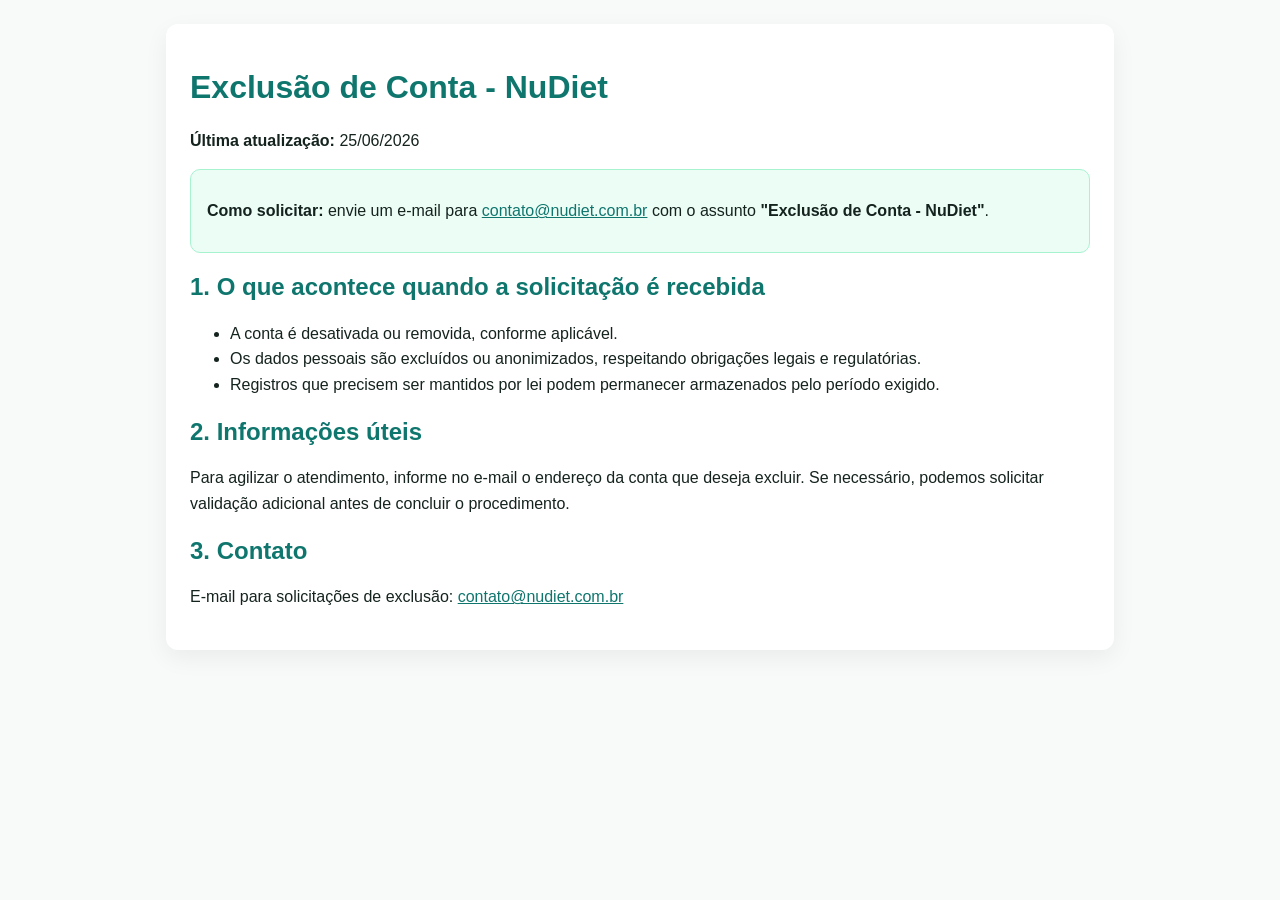
<file: public/exclusao-de-conta.html>
<!doctype html>
<html lang="pt-BR">
<head>
  <meta charset="utf-8" />
  <meta name="viewport" content="width=device-width, initial-scale=1" />
  <title>Exclusão de Conta - NuDiet</title>
  <style>
    body { margin:0; font-family: Arial, Helvetica, sans-serif; background:#f7faf9; color:#15231f; }
    main { max-width: 900px; margin: 24px auto; background:#fff; border-radius: 12px; padding: 24px; box-shadow: 0 8px 24px rgba(0,0,0,.06); }
    h1,h2 { color:#0f766e; }
    p,li { line-height:1.6; }
    a { color:#0f766e; }
    .note { padding: 12px 16px; border-radius: 10px; background:#ecfdf5; border:1px solid #a7f3d0; }
  </style>
</head>
<body>
<main>
  <h1>Exclusão de Conta - NuDiet</h1>
  <p><strong>Última atualização:</strong> 25/06/2026</p>

  <div class="note">
    <p><strong>Como solicitar:</strong> envie um e-mail para <a href="mailto:contato@nudiet.com.br">contato@nudiet.com.br</a> com o assunto <strong>"Exclusão de Conta - NuDiet"</strong>.</p>
  </div>

  <h2>1. O que acontece quando a solicitação é recebida</h2>
  <ul>
    <li>A conta é desativada ou removida, conforme aplicável.</li>
    <li>Os dados pessoais são excluídos ou anonimizados, respeitando obrigações legais e regulatórias.</li>
    <li>Registros que precisem ser mantidos por lei podem permanecer armazenados pelo período exigido.</li>
  </ul>

  <h2>2. Informações úteis</h2>
  <p>Para agilizar o atendimento, informe no e-mail o endereço da conta que deseja excluir. Se necessário, podemos solicitar validação adicional antes de concluir o procedimento.</p>

  <h2>3. Contato</h2>
  <p>E-mail para solicitações de exclusão: <a href="mailto:contato@nudiet.com.br">contato@nudiet.com.br</a></p>
</main>
</body>
</html>
</file>
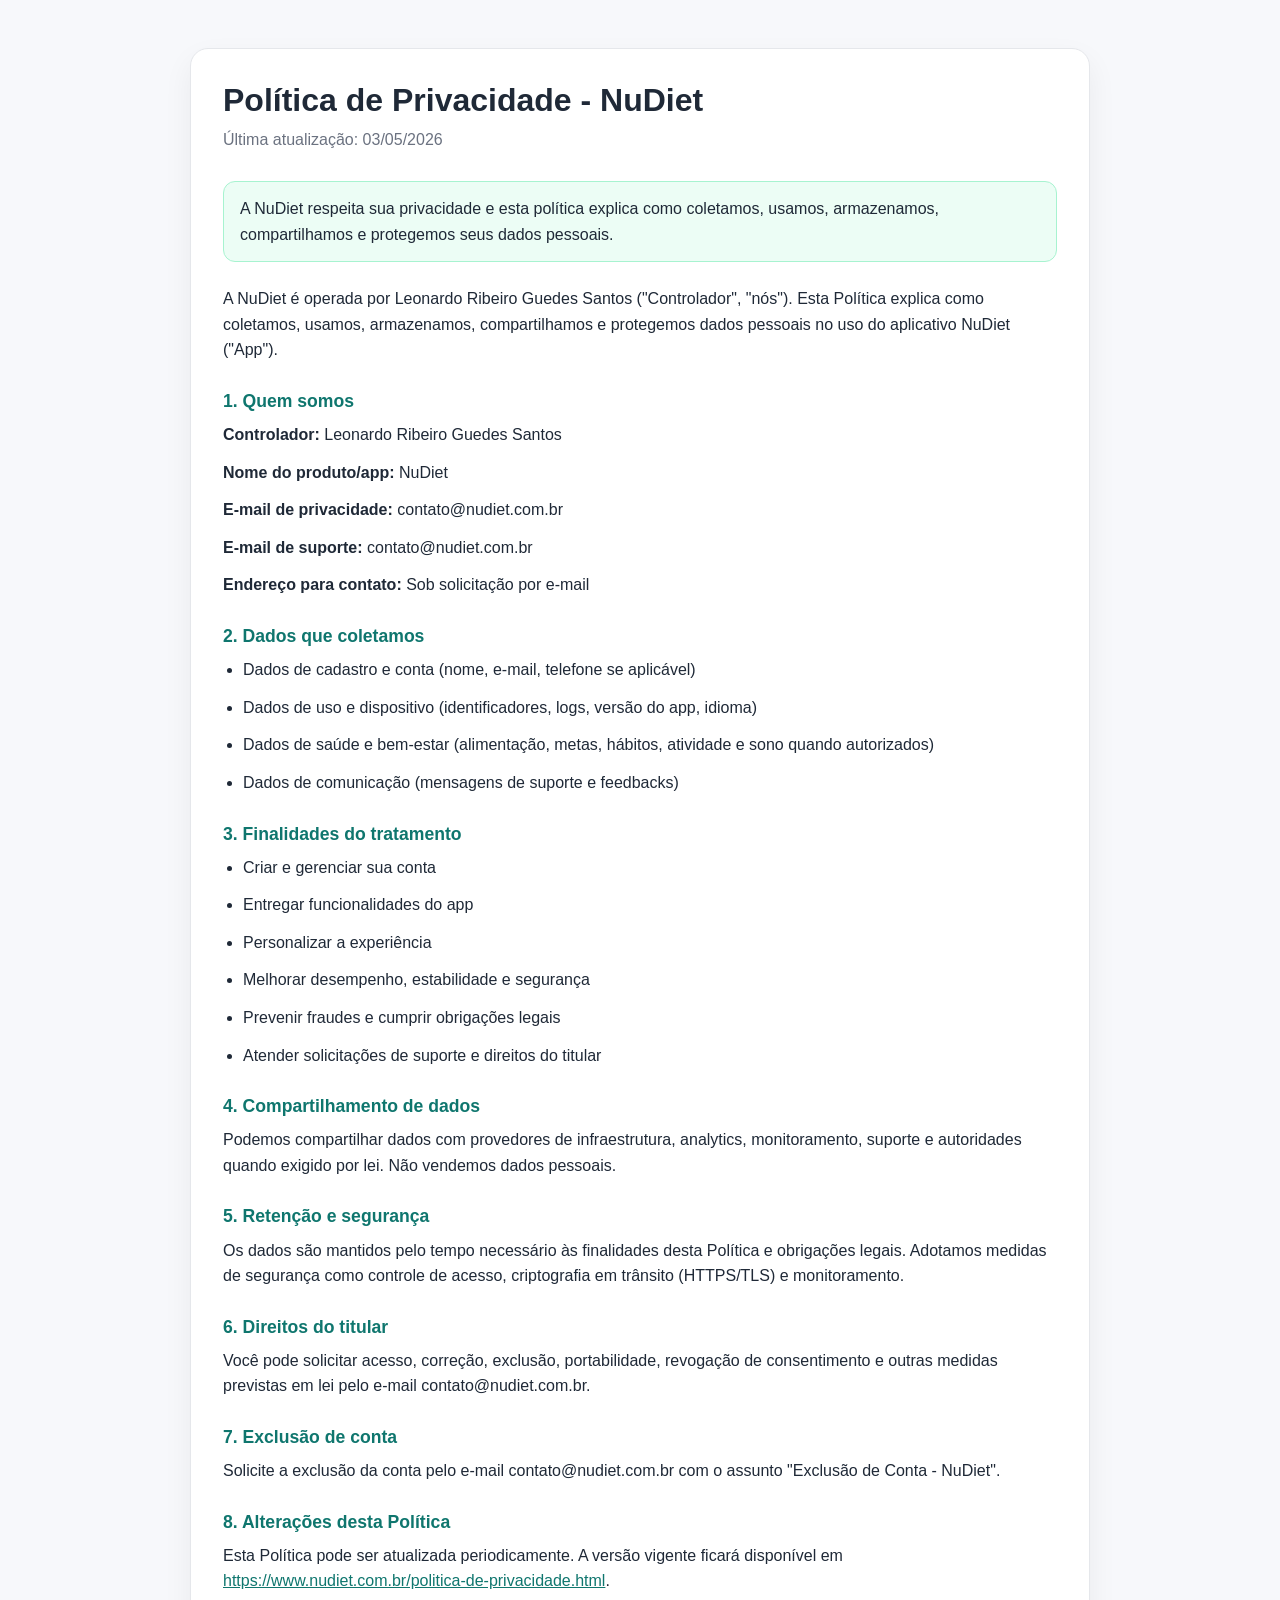
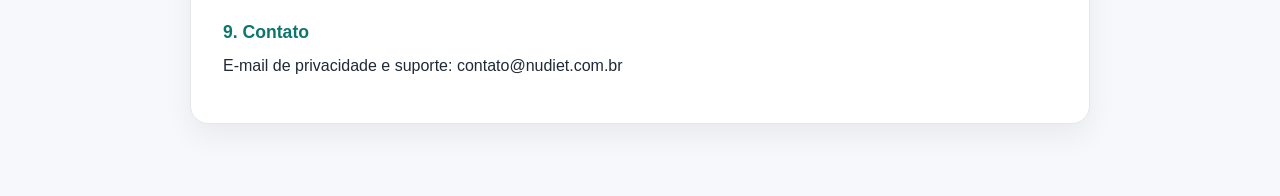
<file: public/politica-de-privacidade.html>
<!DOCTYPE html>
<html lang="pt-BR">
<head>
  <meta charset="UTF-8" />
  <meta name="viewport" content="width=device-width, initial-scale=1.0" />
  <title>Política de Privacidade - NuDiet</title>
  <style>
    :root {
      color-scheme: light;
      --bg: #f7f8fb;
      --card: #ffffff;
      --text: #1f2937;
      --muted: #6b7280;
      --accent: #0f766e;
      --border: #e5e7eb;
    }

    body {
      margin: 0;
      font-family: Arial, Helvetica, sans-serif;
      background: var(--bg);
      color: var(--text);
      line-height: 1.6;
    }

    main {
      max-width: 900px;
      margin: 0 auto;
      padding: 48px 20px 72px;
    }

    .card {
      background: var(--card);
      border: 1px solid var(--border);
      border-radius: 18px;
      padding: 32px;
      box-shadow: 0 12px 30px rgba(15, 23, 42, 0.06);
    }

    h1, h2 {
      line-height: 1.2;
      margin-top: 0;
    }

    h1 {
      margin-bottom: 8px;
      font-size: 2rem;
    }

    .updated {
      color: var(--muted);
      margin-top: 0;
      margin-bottom: 28px;
    }

    h2 {
      margin-top: 28px;
      margin-bottom: 10px;
      font-size: 1.1rem;
      color: var(--accent);
    }

    p, li {
      margin: 0 0 12px;
    }

    ul {
      margin: 0 0 12px 20px;
      padding: 0;
    }

    .note {
      padding: 14px 16px;
      background: #ecfdf5;
      border: 1px solid #a7f3d0;
      border-radius: 12px;
      margin-bottom: 24px;
    }

    a {
      color: var(--accent);
      word-break: break-word;
    }
  </style>
</head>
<body>
  <main>
    <div class="card">
      <h1>Política de Privacidade - NuDiet</h1>
      <p class="updated">Última atualização: 03/05/2026</p>

      <div class="note">
        A NuDiet respeita sua privacidade e esta política explica como coletamos, usamos, armazenamos, compartilhamos e protegemos seus dados pessoais.
      </div>

      <p>A NuDiet é operada por Leonardo Ribeiro Guedes Santos ("Controlador", "nós"). Esta Política explica como coletamos, usamos, armazenamos, compartilhamos e protegemos dados pessoais no uso do aplicativo NuDiet ("App").</p>

      <h2>1. Quem somos</h2>
      <p><strong>Controlador:</strong> Leonardo Ribeiro Guedes Santos</p>
      <p><strong>Nome do produto/app:</strong> NuDiet</p>
      <p><strong>E-mail de privacidade:</strong> contato@nudiet.com.br</p>
      <p><strong>E-mail de suporte:</strong> contato@nudiet.com.br</p>
      <p><strong>Endereço para contato:</strong> Sob solicitação por e-mail</p>

      <h2>2. Dados que coletamos</h2>
      <ul>
        <li>Dados de cadastro e conta (nome, e-mail, telefone se aplicável)</li>
        <li>Dados de uso e dispositivo (identificadores, logs, versão do app, idioma)</li>
        <li>Dados de saúde e bem-estar (alimentação, metas, hábitos, atividade e sono quando autorizados)</li>
        <li>Dados de comunicação (mensagens de suporte e feedbacks)</li>
      </ul>

      <h2>3. Finalidades do tratamento</h2>
      <ul>
        <li>Criar e gerenciar sua conta</li>
        <li>Entregar funcionalidades do app</li>
        <li>Personalizar a experiência</li>
        <li>Melhorar desempenho, estabilidade e segurança</li>
        <li>Prevenir fraudes e cumprir obrigações legais</li>
        <li>Atender solicitações de suporte e direitos do titular</li>
      </ul>

      <h2>4. Compartilhamento de dados</h2>
      <p>Podemos compartilhar dados com provedores de infraestrutura, analytics, monitoramento, suporte e autoridades quando exigido por lei. Não vendemos dados pessoais.</p>

      <h2>5. Retenção e segurança</h2>
      <p>Os dados são mantidos pelo tempo necessário às finalidades desta Política e obrigações legais. Adotamos medidas de segurança como controle de acesso, criptografia em trânsito (HTTPS/TLS) e monitoramento.</p>

      <h2>6. Direitos do titular</h2>
      <p>Você pode solicitar acesso, correção, exclusão, portabilidade, revogação de consentimento e outras medidas previstas em lei pelo e-mail contato@nudiet.com.br.</p>

      <h2>7. Exclusão de conta</h2>
      <p>Solicite a exclusão da conta pelo e-mail contato@nudiet.com.br com o assunto "Exclusão de Conta - NuDiet".</p>

      <h2>8. Alterações desta Política</h2>
      <p>Esta Política pode ser atualizada periodicamente. A versão vigente ficará disponível em <a href="https://www.nudiet.com.br/politica-de-privacidade.html">https://www.nudiet.com.br/politica-de-privacidade.html</a>.</p>

      <h2>9. Contato</h2>
      <p>E-mail de privacidade e suporte: contato@nudiet.com.br</p>
    </div>
  </main>
</body>
</html>
</file>
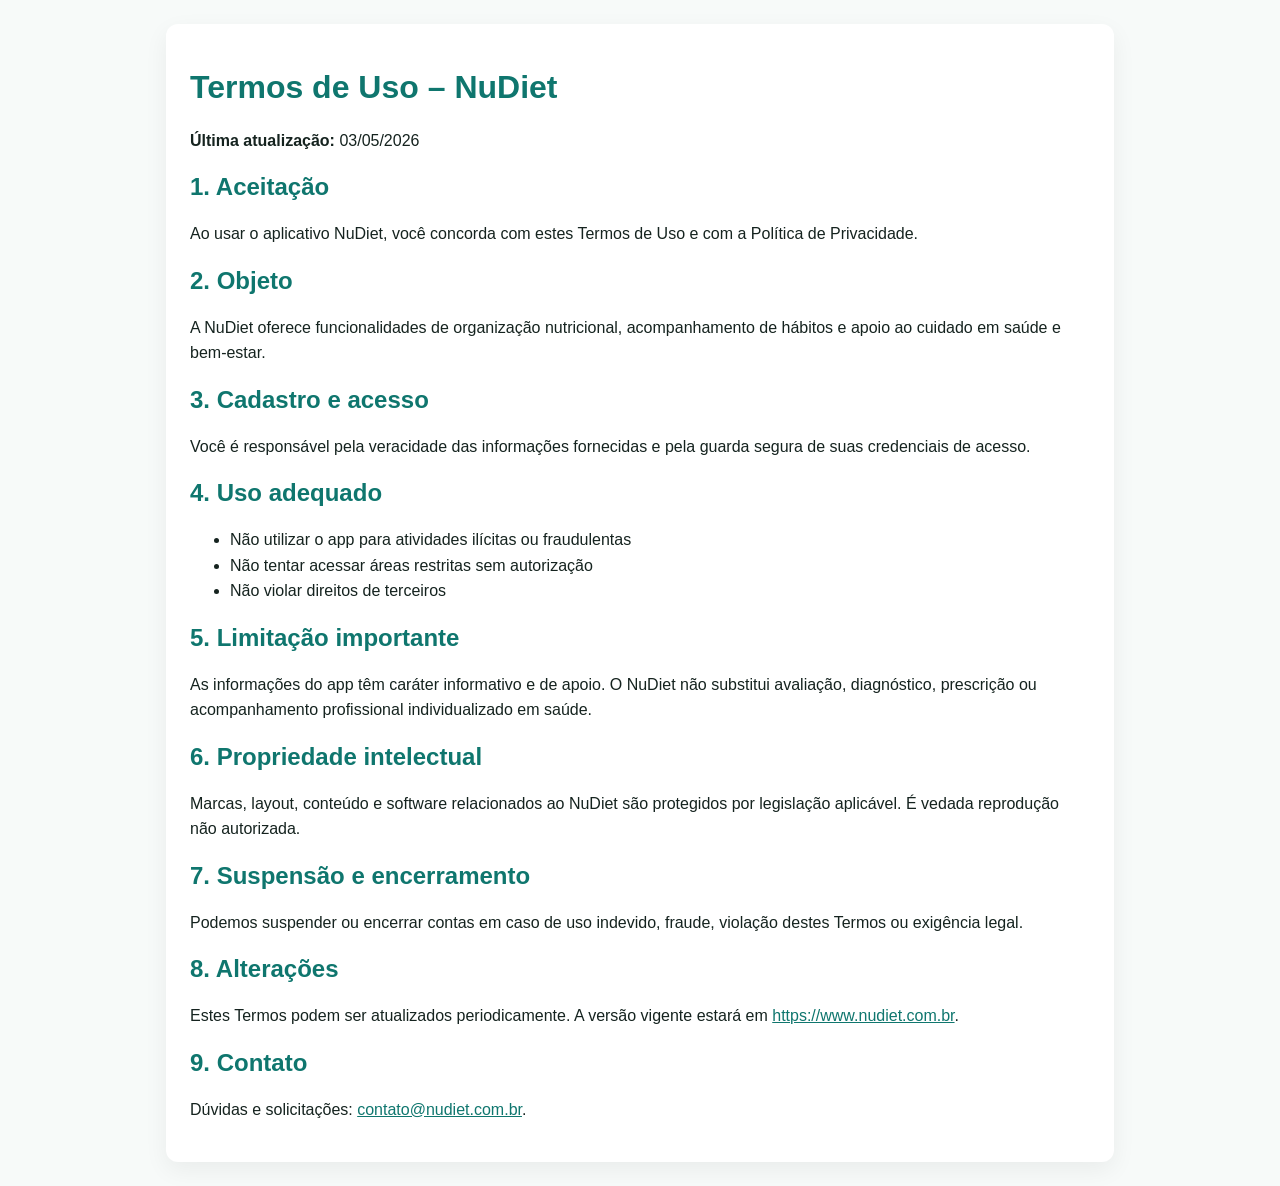
<file: public/termos-de-uso.html>
﻿<!doctype html>
<html lang="pt-BR">
<head>
  <meta charset="utf-8" />
  <meta name="viewport" content="width=device-width, initial-scale=1" />
  <title>Termos de Uso - NuDiet</title>
  <style>
    body { margin:0; font-family: Arial, Helvetica, sans-serif; background:#f7faf9; color:#15231f; }
    main { max-width: 900px; margin: 24px auto; background:#fff; border-radius: 12px; padding: 24px; box-shadow: 0 8px 24px rgba(0,0,0,.06); }
    h1,h2 { color:#0f766e; }
    p,li { line-height:1.6; }
    a { color:#0f766e; }
  </style>
</head>
<body>
<main>
  <h1>Termos de Uso – NuDiet</h1>
  <p><strong>Última atualização:</strong> 03/05/2026</p>

  <h2>1. Aceitação</h2>
  <p>Ao usar o aplicativo NuDiet, você concorda com estes Termos de Uso e com a Política de Privacidade.</p>

  <h2>2. Objeto</h2>
  <p>A NuDiet oferece funcionalidades de organização nutricional, acompanhamento de hábitos e apoio ao cuidado em saúde e bem-estar.</p>

  <h2>3. Cadastro e acesso</h2>
  <p>Você é responsável pela veracidade das informações fornecidas e pela guarda segura de suas credenciais de acesso.</p>

  <h2>4. Uso adequado</h2>
  <ul>
    <li>Não utilizar o app para atividades ilícitas ou fraudulentas</li>
    <li>Não tentar acessar áreas restritas sem autorização</li>
    <li>Não violar direitos de terceiros</li>
  </ul>

  <h2>5. Limitação importante</h2>
  <p>As informações do app têm caráter informativo e de apoio. O NuDiet não substitui avaliação, diagnóstico, prescrição ou acompanhamento profissional individualizado em saúde.</p>

  <h2>6. Propriedade intelectual</h2>
  <p>Marcas, layout, conteúdo e software relacionados ao NuDiet são protegidos por legislação aplicável. É vedada reprodução não autorizada.</p>

  <h2>7. Suspensão e encerramento</h2>
  <p>Podemos suspender ou encerrar contas em caso de uso indevido, fraude, violação destes Termos ou exigência legal.</p>

  <h2>8. Alterações</h2>
  <p>Estes Termos podem ser atualizados periodicamente. A versão vigente estará em <a href="https://www.nudiet.com.br">https://www.nudiet.com.br</a>.</p>

  <h2>9. Contato</h2>
  <p>Dúvidas e solicitações: <a href="mailto:contato@nudiet.com.br">contato@nudiet.com.br</a>.</p>
</main>
</body>
</html>
</file>
